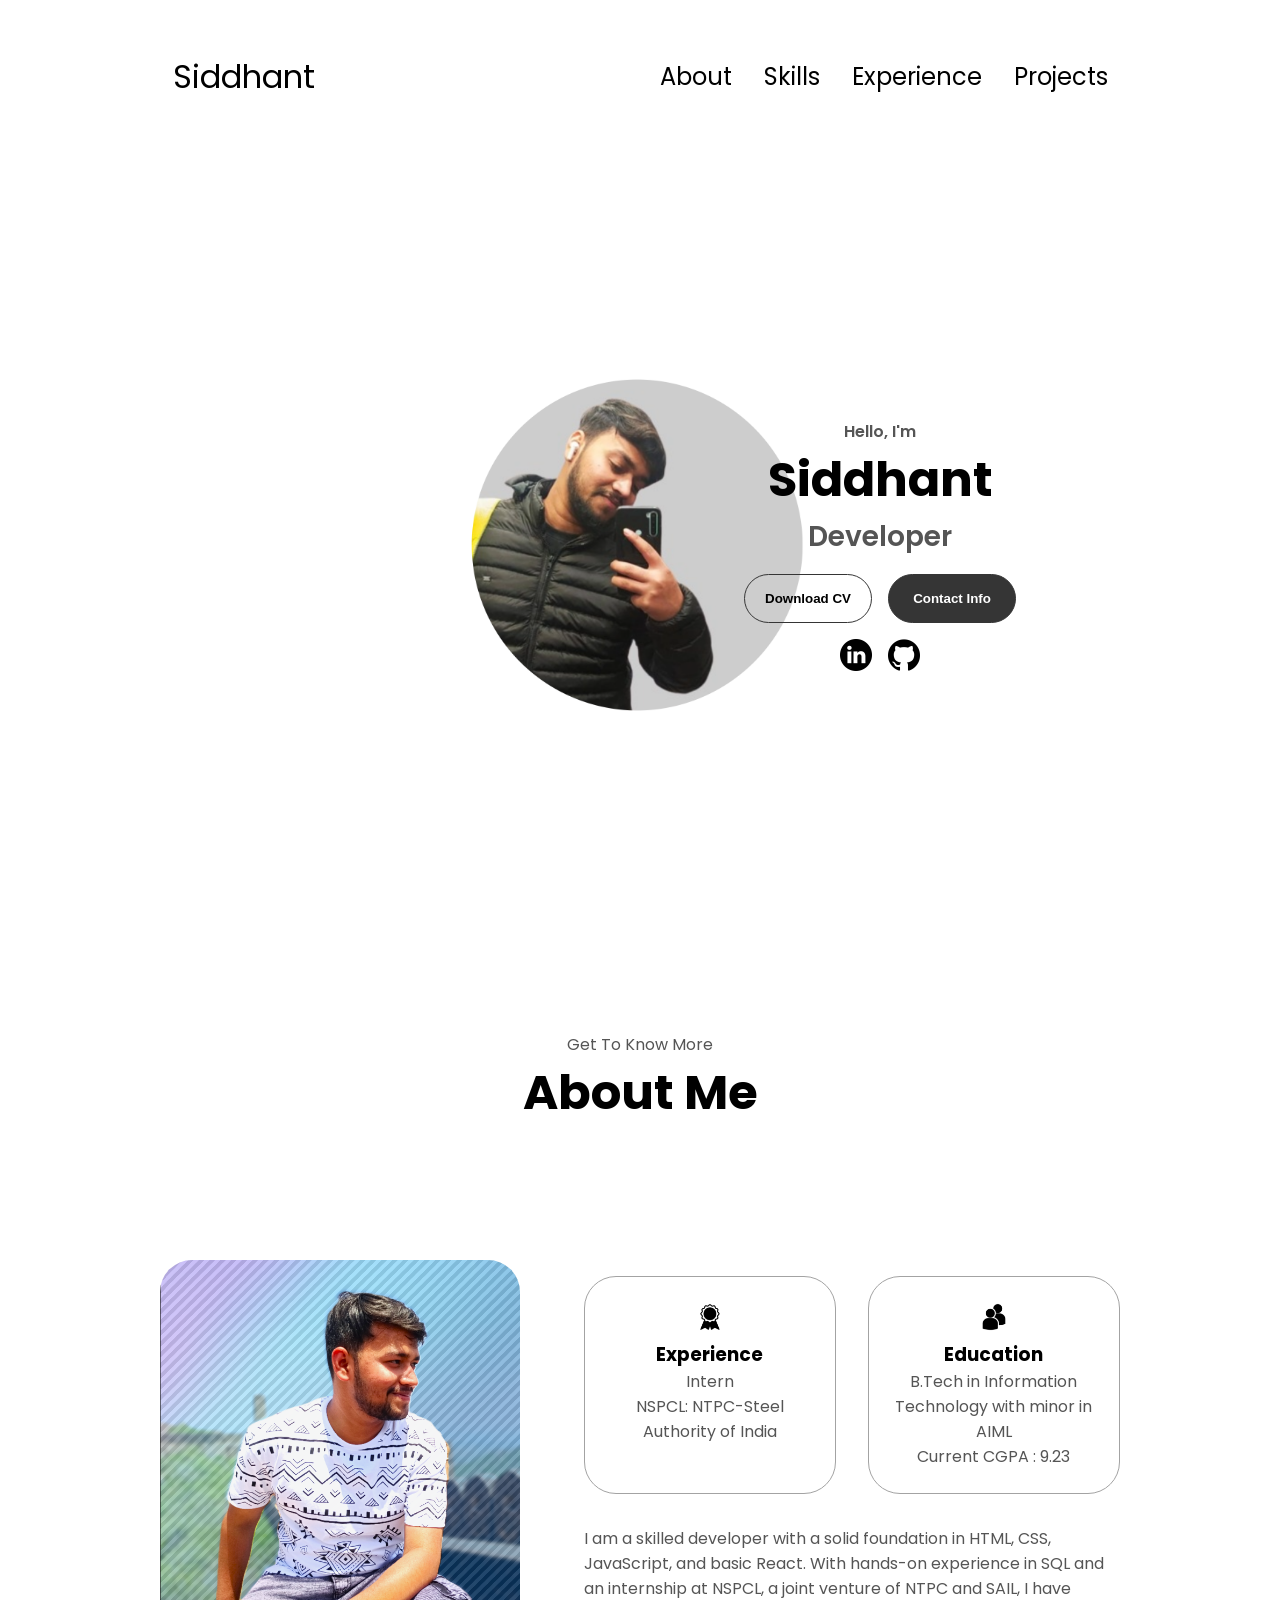
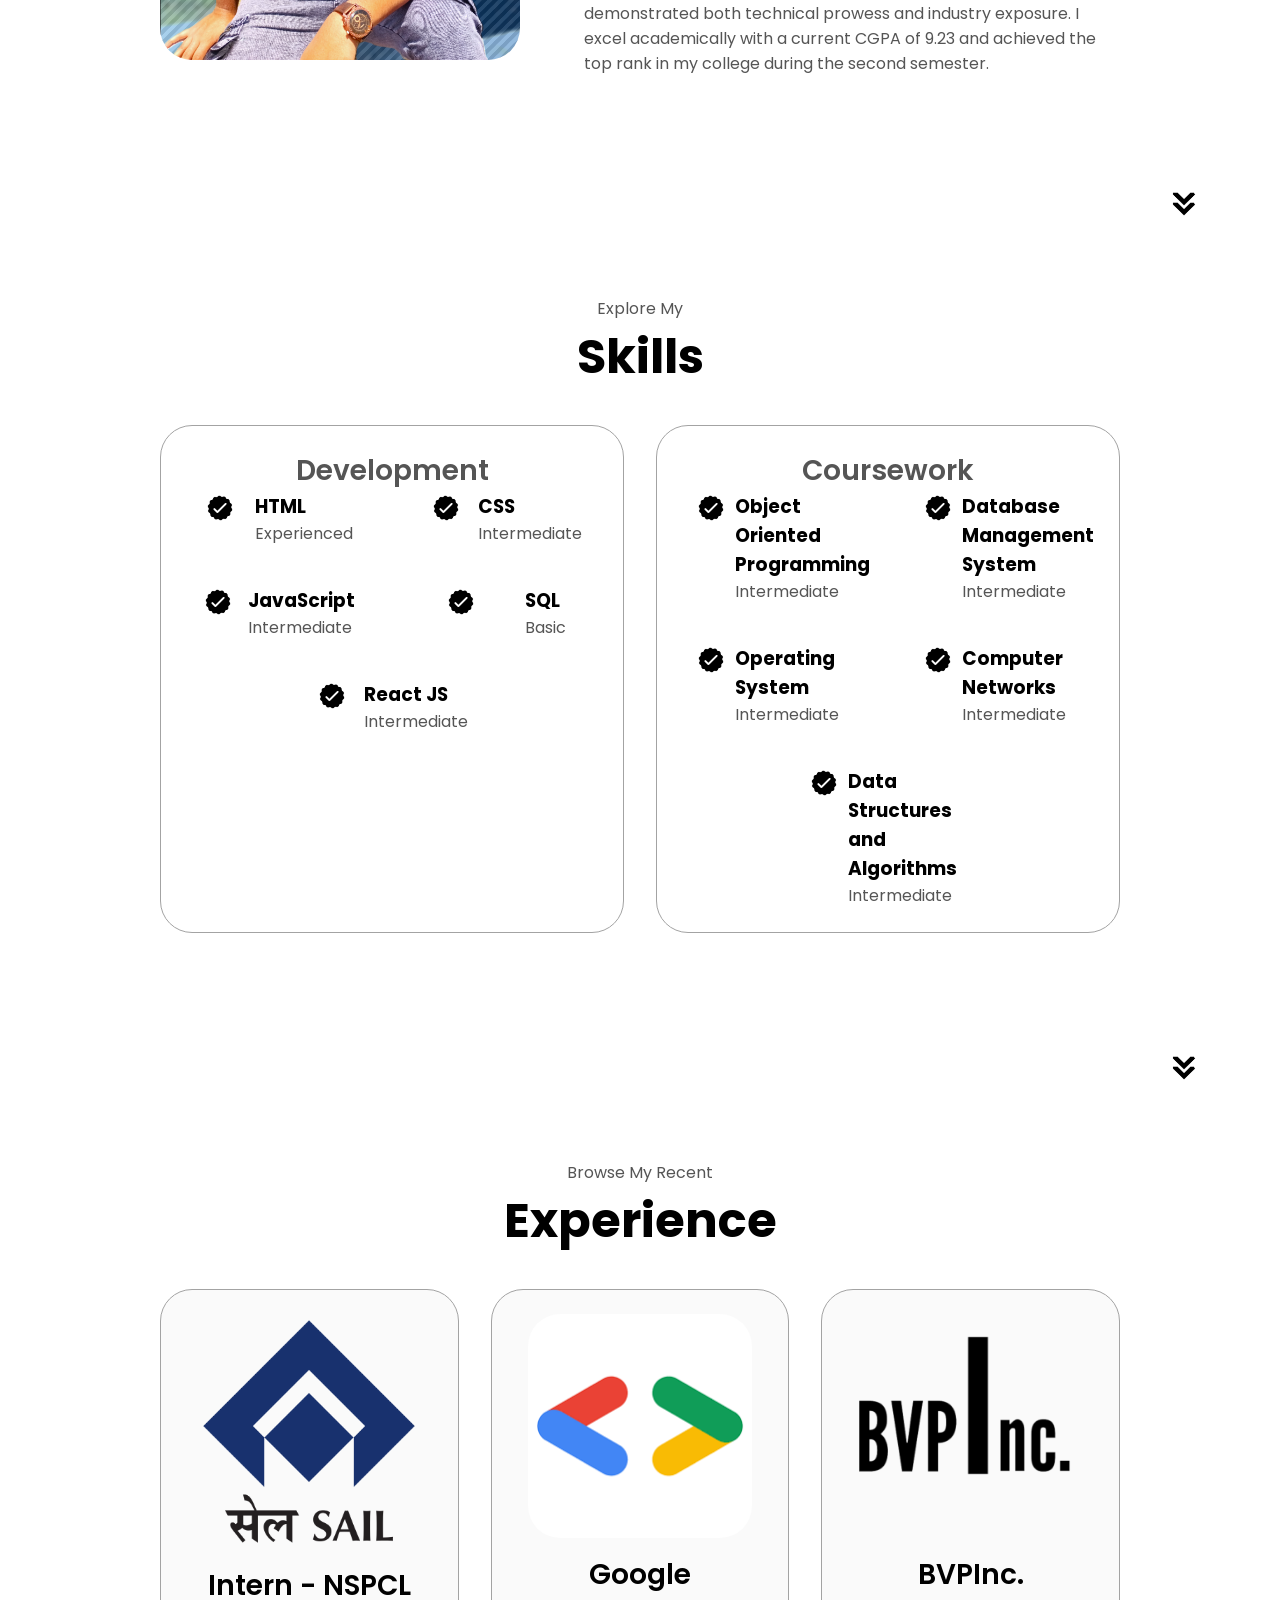
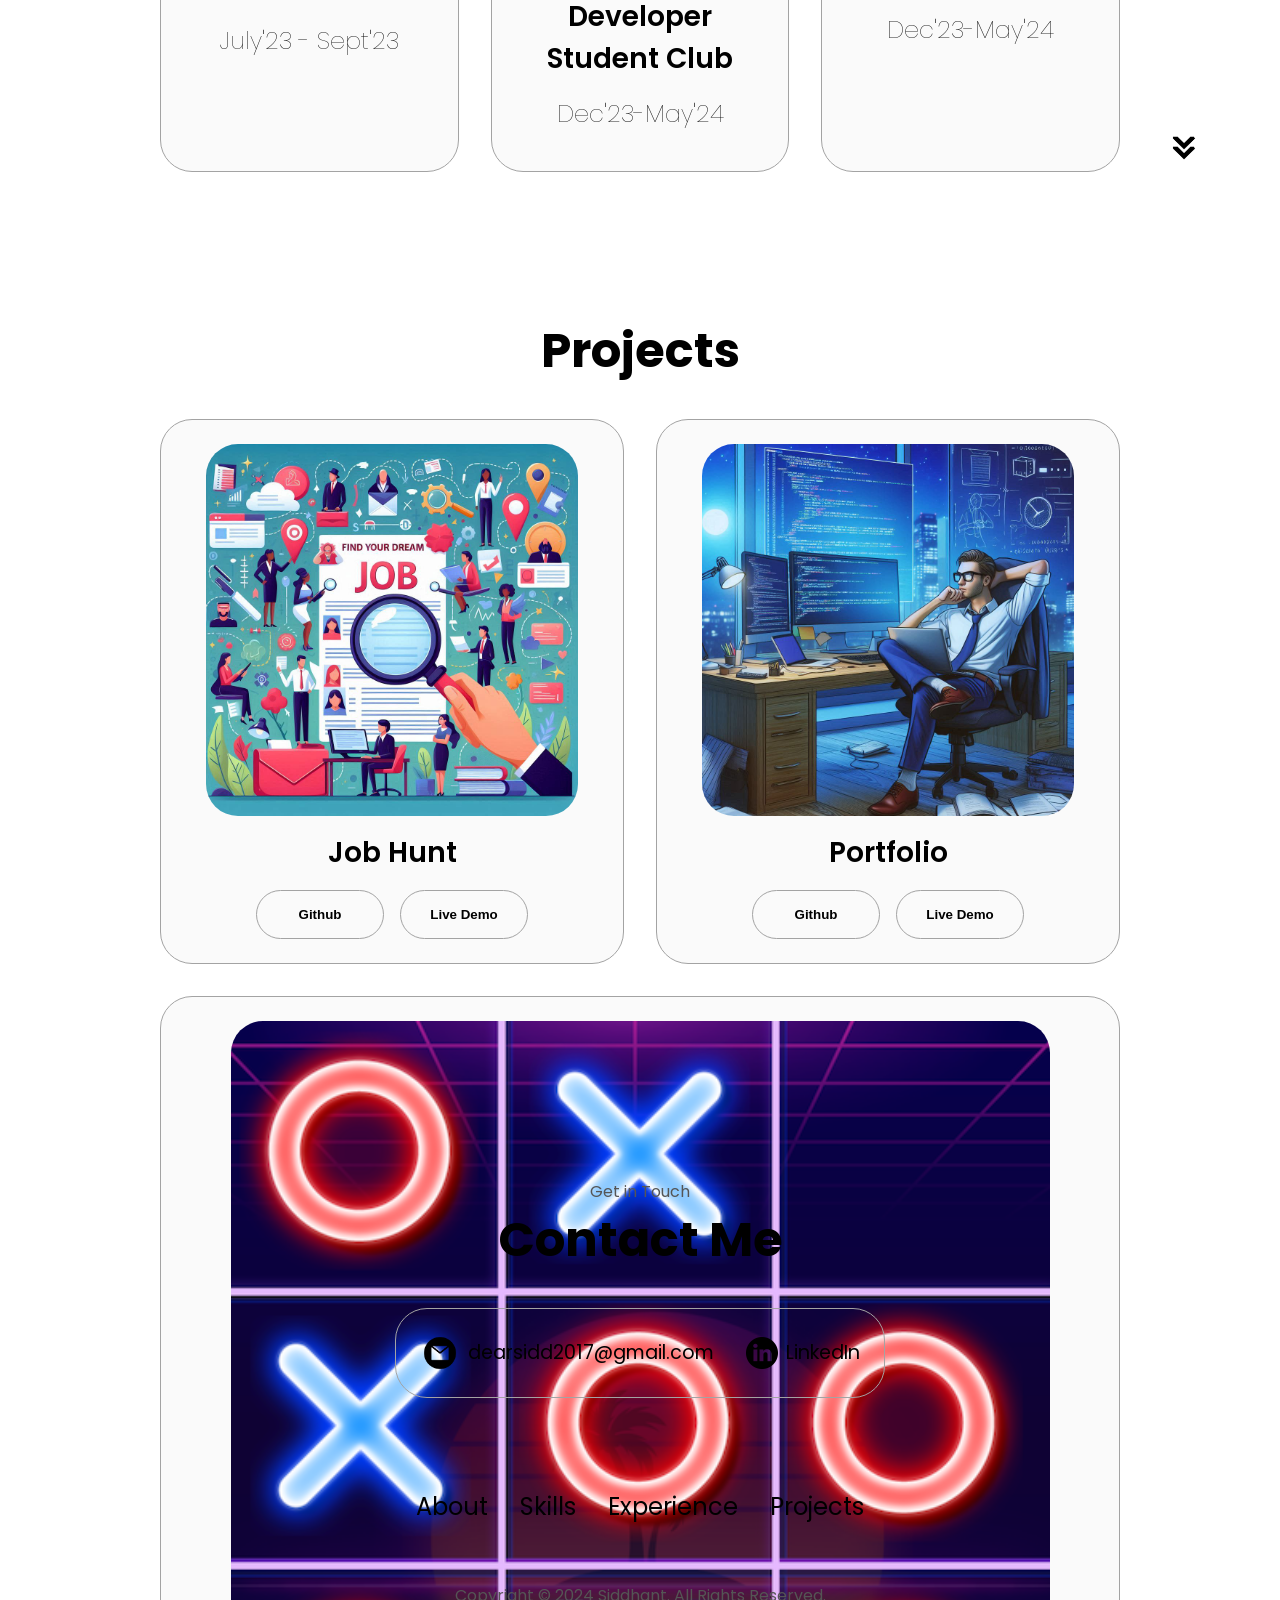
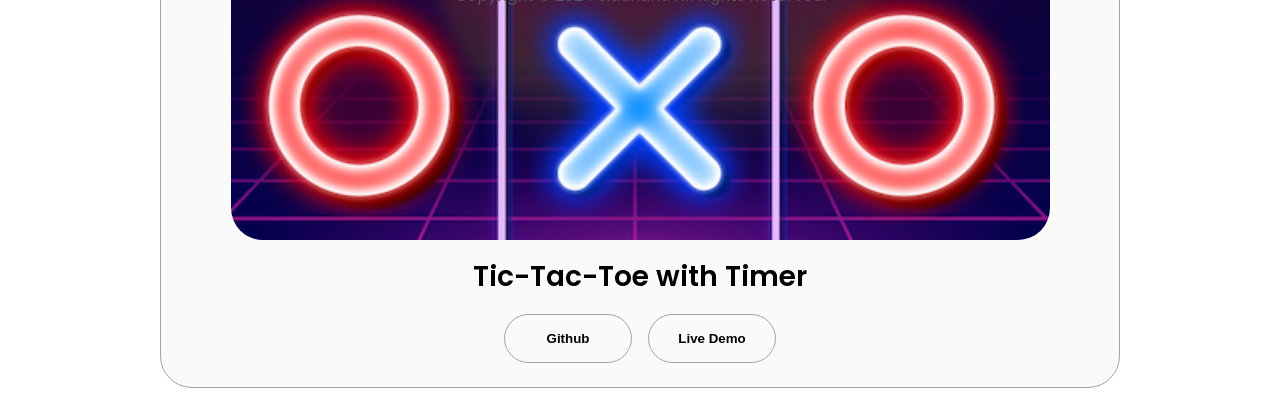
<file: index.html>
<!DOCTYPE html>
<html lang="en">
  <head>
    <meta charset="UTF-8" />
    <meta http-equiv="X-UA-Compatible" content="IE=edge" />
    <meta name="viewport" content="width=device-width, initial-scale=1.0" />
    <title>Siddhant | Portfolio</title>
    <link rel="stylesheet" href="style.css" />
    <link rel="stylesheet" href="mediaqueries.css" />
  </head>
  <body>
    <nav id="desktop-nav">
      <div class="logo">Siddhant</div>
      <div>
        <ul class="nav-links">
          <li><a href="#about">About</a></li>
          <li><a href="#experience">Skills</a></li>
          <li><a href="#projects">Experience</a></li>
          <li><a href="#projects2">Projects</a></li>
        </ul>
      </div>
    </nav>
    <nav id="hamburger-nav">
      <div class="logo">Siddhant</div>
      <div class="hamburger-menu">
        <div class="hamburger-icon" onclick="toggleMenu()">
          <span></span>
          <span></span>
          <span></span>
        </div>
        <div class="menu-links">
          <li><a href="#about" onclick="toggleMenu()">About</a></li>
          <li><a href="#experience" onclick="toggleMenu()">Skills</a></li>
          <li><a href="#projects" onclick="toggleMenu()">Experience</a></li>
          <li><a href="#projects2" onclick="toggleMenu()">Projects</a></li>
        </div>
      </div>
    </nav>
    <section id="profile">
      <div class="section__pic-container">
        <img src="./assets/my_pic_2.png" alt="Siddhant profile picture" />
      </div>
      <div class="section__text">
        <p class="section__text__p1">Hello, I'm</p>
        <h1 class="title">Siddhant</h1>
        <p class="section__text__p2">Developer</p>
        <div class="btn-container">
          <button
            class="btn btn-color-2"
            onclick="window.open('./assets/resume-example.pdf')"
          >
            Download CV
          </button>
          <button class="btn btn-color-1" onclick="location.href='./#contact'">
            Contact Info
          </button>
        </div>
        <div id="socials-container">
          <img
            src="./assets/linkedin.png"
            alt="My LinkedIn profile"
            class="icon"
            onclick="location.href='https://www.linkedin.com/in/siddhant7666/'"
          />
          <img
            src="./assets/github.png"
            alt="My Github profile"
            class="icon"
            onclick="location.href='https://github.com/siddhant7666'"
          />
        </div>
      </div>
    </section>
    <section id="about">
      <p class="section__text__p1">Get To Know More</p>
      <h1 class="title">About Me</h1>
      <div class="section-container">
        <div class="section__pic-container">
          <img
            src="./assets/sidd_pic.png"
            alt="Profile picture"
            class="about-pic"
          />
        </div>
        <div class="about-details-container">
          <div class="about-containers">
            <div class="details-container">
              <img
                src="./assets/experience.png"
                alt="Experience icon"
                class="icon"
              />
              <h3>Experience</h3>
              <p>Intern <br />NSPCL: NTPC-Steel Authority of India</p>
            </div>
            <div class="details-container">
              <img
                src="./assets/education.png"
                alt="Education icon"
                class="icon"
              />
              <h3>Education</h3>
              <p>B.Tech in Information Technology with minor in AIML<br />Current CGPA :  9.23</p>
            </div>
          </div>
          <div class="text-container">
            <p>
              I am a skilled developer with a solid foundation in HTML, CSS, JavaScript, and basic React. With hands-on experience in SQL and an internship at NSPCL, a joint venture of NTPC and SAIL, I have demonstrated both technical prowess and industry exposure. I excel academically with a current CGPA of 9.23 and achieved the top rank in my college during the second semester.
            </p>
          </div>
        </div>
      </div>
      <img
        src="./assets/arrow.png"
        alt="Arrow icon"
        class="icon arrow"
        onclick="location.href='./#experience'"
      />
    </section>
    <section id="experience">
      <p class="section__text__p1">Explore My</p>
      <h1 class="title">Skills</h1>
      <div class="experience-details-container">
        <div class="about-containers">
          <div class="details-container">
            <h2 class="experience-sub-title">Development</h2>
            <div class="article-container">
              <article>
                <img
                  src="./assets/checkmark.png"
                  alt="Experience icon"
                  class="icon"
                />
                <div>
                  <h3>HTML</h3>
                  <p>Experienced</p>
                </div>
              </article>
              <article>
                <img
                  src="./assets/checkmark.png"
                  alt="Experience icon"
                  class="icon"
                />
                <div>
                  <h3>CSS</h3>
                  <p>Intermediate</p>
                </div>
              </article>
              
              <article>
                <img
                  src="./assets/checkmark.png"
                  alt="Experience icon"
                  class="icon"
                />
                <div>
                  <h3>JavaScript</h3>
                  <p>Intermediate</p>
                </div>
              </article>
              <article>
                <img
                  src="./assets/checkmark.png"
                  alt="Experience icon"
                  class="icon"
                />
                <div>
                  <h3>SQL</h3>
                  <p>Basic</p>
                </div>
              </article>
              <article>
                <img
                  src="./assets/checkmark.png"
                  alt="Experience icon"
                  class="icon"
                />
                <div>
                  <h3>React JS</h3>
                  <p>Intermediate</p>
                </div>
              </article>
            </div>
          </div>
          <div class="details-container">
            <h2 class="experience-sub-title">Coursework</h2>
            <div class="article-container">
              <article>
                <img
                  src="./assets/checkmark.png"
                  alt="Experience icon"
                  class="icon"
                />
                <div>
                  <h3>Object Oriented Programming</h3>
                  <p>Intermediate</p>
                </div>
              </article>
              <article>
                <img
                  src="./assets/checkmark.png"
                  alt="Experience icon"
                  class="icon"
                />
                <div>
                  <h3>Database Management System</h3>
                  <p>Intermediate</p>
                </div>
              </article>
              <article>
                <img
                  src="./assets/checkmark.png"
                  alt="Experience icon"
                  class="icon"
                />
                <div>
                  <h3>Operating System</h3>
                  <p>Intermediate</p>
                </div>
              </article>
              <article>
                <img
                  src="./assets/checkmark.png"
                  alt="Experience icon"
                  class="icon"
                />
                <div>
                  <h3>Computer Networks</h3>
                  <p>Intermediate</p>
                </div>
              </article>
              <article>
                <img
                  src="./assets/checkmark.png"
                  alt="Experience icon"
                  class="icon"
                />
                <div>
                  <h3>Data Structures and Algorithms</h3>
                  <p>Intermediate</p>
                </div>
              </article>
              
            </div>
          </div>
          
        </div>
      </div>
      <img
        src="./assets/arrow.png"
        alt="Arrow icon"
        class="icon arrow"
        onclick="location.href='./#projects'"
      />
    </section>
    <section id="projects">
      <p class="section__text__p1">Browse My Recent</p>
      <h1 class="title">Experience</h1>
      <div class="experience-details-container">
        <div class="about-containers">
          <div class="details-container color-container">
            <div class="article-container">
              <img
                src="./assets/sail.png"
                alt="Project 1"
                class="project-img"
              />
            </div>
            <h2 class="experience-sub-title project-title">Intern - NSPCL</h2>
            <h4 class="experience-sub-title-new project-title">July'23 - Sept'23</h4>
            <div class="btn-container">
              
            </div>
          </div>
          <div class="details-container color-container">
            <div class="article-container">
              <img
                src="./assets/images.png"
                alt="Project 2"
                class="project-img"
              />
            </div>
            <h2 class="experience-sub-title project-title">Google Developer Student Club</h2>
            <h2 class="experience-sub-title-new project-title">Dec'23-May'24</h2>
            <div class="btn-container">
              
            </div>
          </div>
          <div class="details-container color-container">
            <div class="article-container">
              <img
                src="./assets/Bvp.png"
                alt="Project 3"
                class="project-img"
              />
            </div>
            <h2 class="experience-sub-title project-title">BVPInc.</h2>
            <h2 class="experience-sub-title-new project-title">Dec'23-May'24</h2>

            <div class="btn-container">
              
            </div>
          </div>
        </div>
      </div>
      <img
        src="./assets/arrow.png"
        alt="Arrow icon"
        class="icon arrow"
        onclick="location.href='./#contact'"
      />
    </section>


    <br>
    <br><br>



    <section id="projects2">
      <p class="section__text__p1"></p>
      <h1 class="title">Projects</h1>
      <div class="experience-details-container">
        <div class="about-containers">
          <div class="details-container color-container">
            <div class="article-container">
              <img
                src="./assets/job-hunt-3.jpeg"
                alt="Project 1"
                class="project-img"
              />
            </div>
            <h2 class="experience-sub-title project-title">Job Hunt</h2>
            <div class="btn-container">
              <button
                class="btn btn-color-2 project-btn"
                onclick="location.href='https://github.com/siddhant7666/JobHunt'"
              >
                Github
              </button>
              <button
                class="btn btn-color-2 project-btn"
                onclick="location.href='https://siddhant7666.github.io/JobHunt/'"
              >
                Live Demo
              </button>
            </div>
          </div>
          <div class="details-container color-container">
            <div class="article-container">
              <img
                src="./assets/portfolio-project.jpeg"
                alt="Project 2"
                class="project-img"
              />
            </div>
            <h2 class="experience-sub-title project-title">Portfolio</h2>
            <div class="btn-container">
              <button
                class="btn btn-color-2 project-btn"
                onclick="location.href='https://github.com/siddhant7666/Portfolio'"
              >
                Github
              </button>
              <button
                class="btn btn-color-2 project-btn"
                onclick="location.href='https://siddhant7666.github.io/Portfolio/'"
              >
                Live Demo
              </button>
            </div>
          </div>
          <div class="details-container color-container">
            <div class="article-container">
              <img
                src="./assets/tic_tac_toe.png"
                alt="Project 3"
                class="project-img"
              />
            </div>
            <h2 class="experience-sub-title project-title">Tic-Tac-Toe with Timer</h2>
            <div class="btn-container">
              <button
                class="btn btn-color-2 project-btn"
                onclick="location.href='https://github.com/siddhant7666/Tic-tac-toe-in-javascript-main'"
              >
                Github
              </button>
              <button
                class="btn btn-color-2 project-btn"
                onclick="location.href='https://siddhant7666.github.io/Tic-tac-toe-in-javascript-main/'"
              >
                Live Demo
              </button>
            </div>
          </div>
        </div>
      </div>
      <img
        src="./assets/arrow.png"
        alt="Arrow icon"
        class="icon arrow"
        onclick="location.href='./#contact'"
      />
    </section>


    <section id="contact">
      <p class="section__text__p1">Get in Touch</p>
      <h1 class="title">Contact Me</h1>
      <div class="contact-info-upper-container">
        <div class="contact-info-container">
          <img
            src="./assets/email.png"
            alt="Email icon"
            class="icon contact-icon email-icon"
          />
          <p><a href="mailto:dearsidd2017@gmail.com">dearsidd2017@gmail.com</a></p>
        </div>
        <div class="contact-info-container">
          <img
            src="./assets/linkedin.png"
            alt="LinkedIn icon"
            class="icon contact-icon"
          />
          <p><a href="https://www.linkedin.com/in/siddhant7666/">LinkedIn</a></p>
        </div>
      </div>
    </section>
    <footer>
      <nav>
        <div class="nav-links-container">
          <ul class="nav-links">
            <li><a href="#about">About</a></li>
            <li><a href="#experience">Skills</a></li>
            <li><a href="#projects">Experience</a></li>
            <li><a href="#projects2">Projects</a></li>
          </ul>
        </div>
      </nav>
      <p>Copyright &#169; 2024 Siddhant. All Rights Reserved.</p>
    </footer>
    <script src="script.js"></script>
  </body>
</html>
</file>
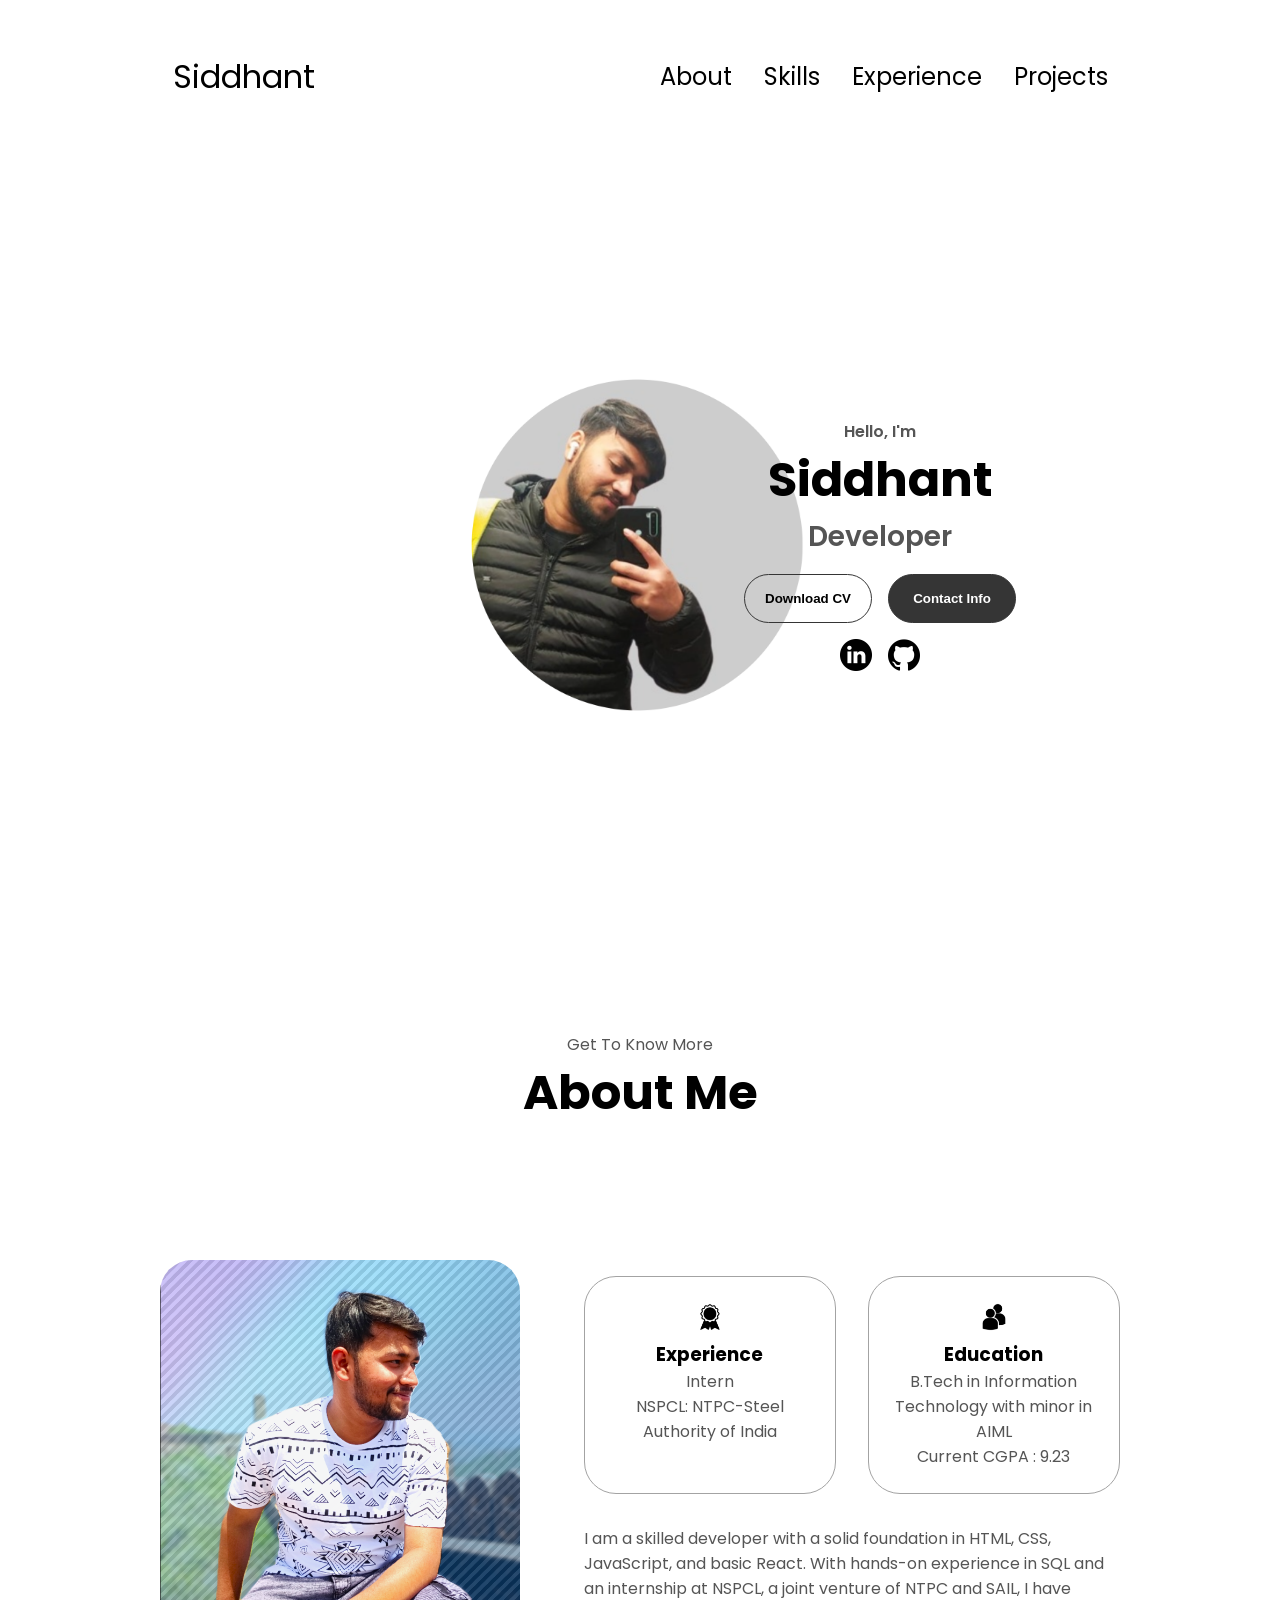
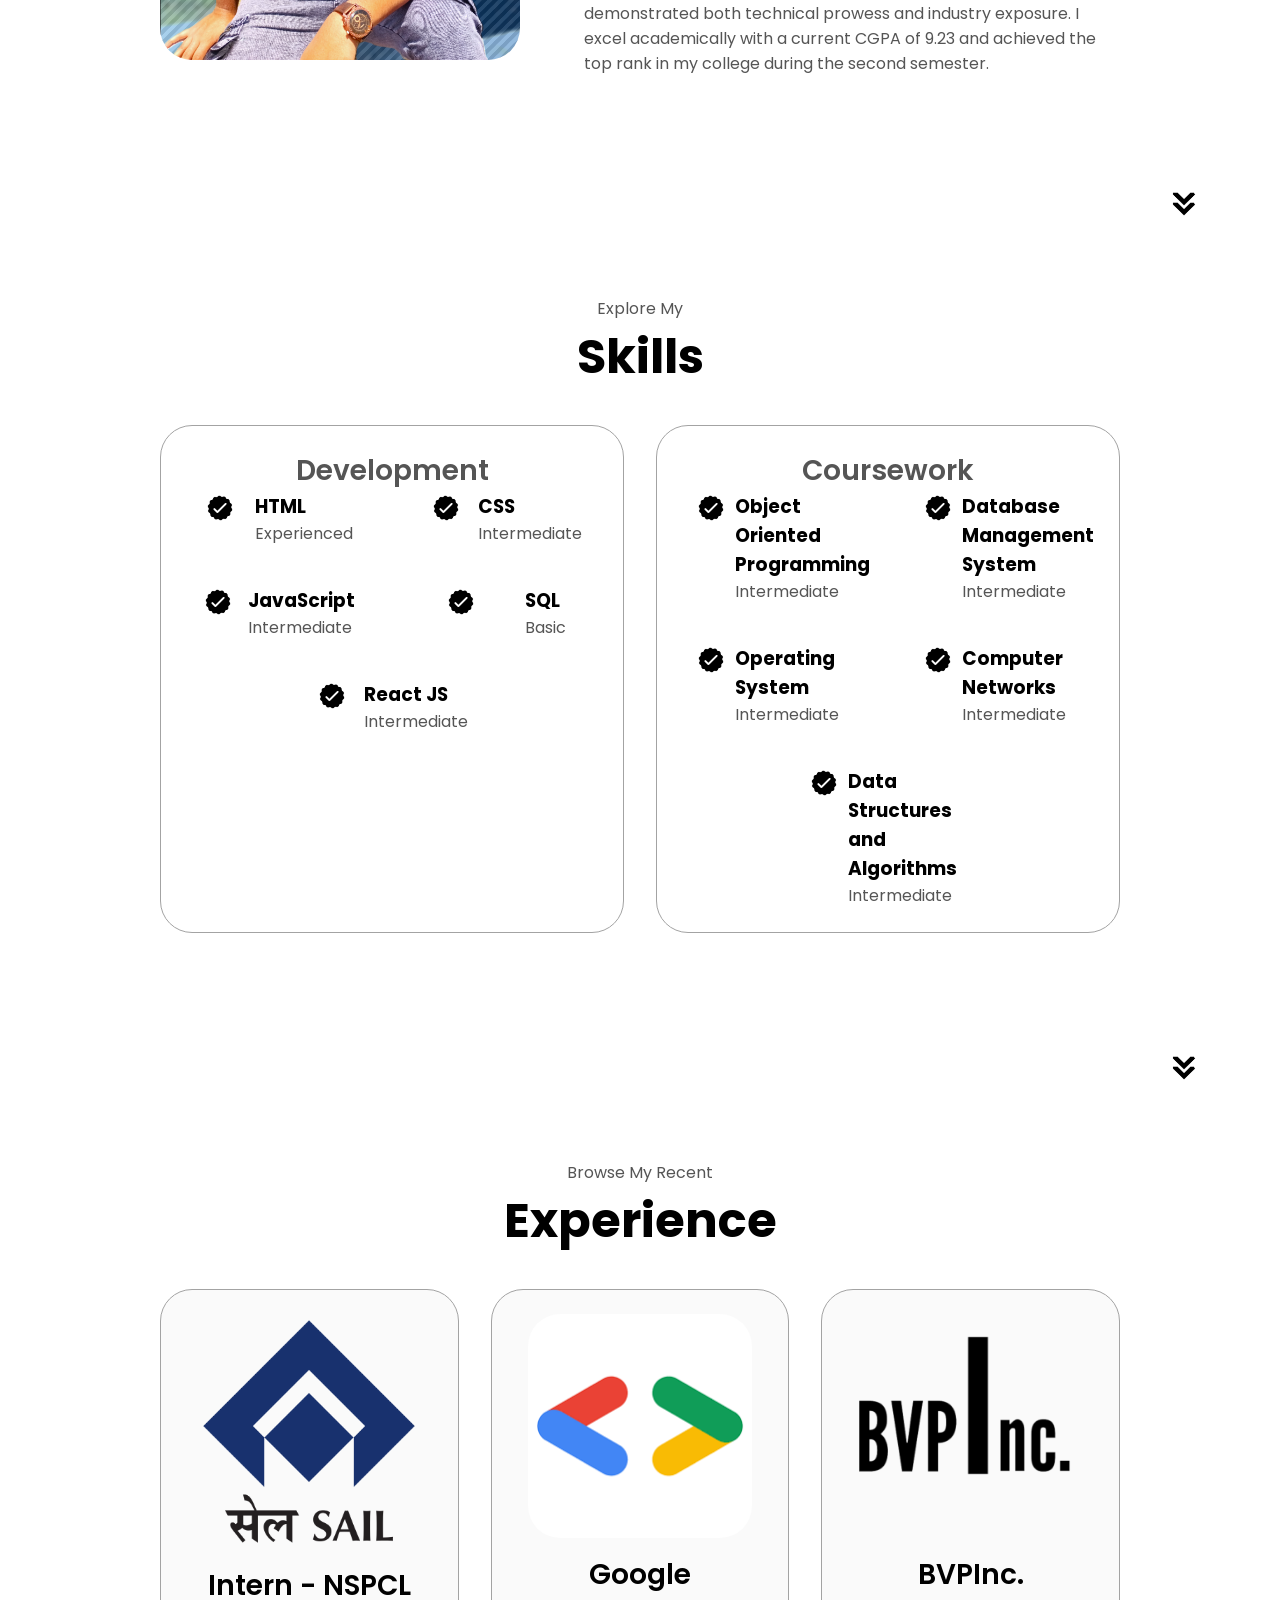
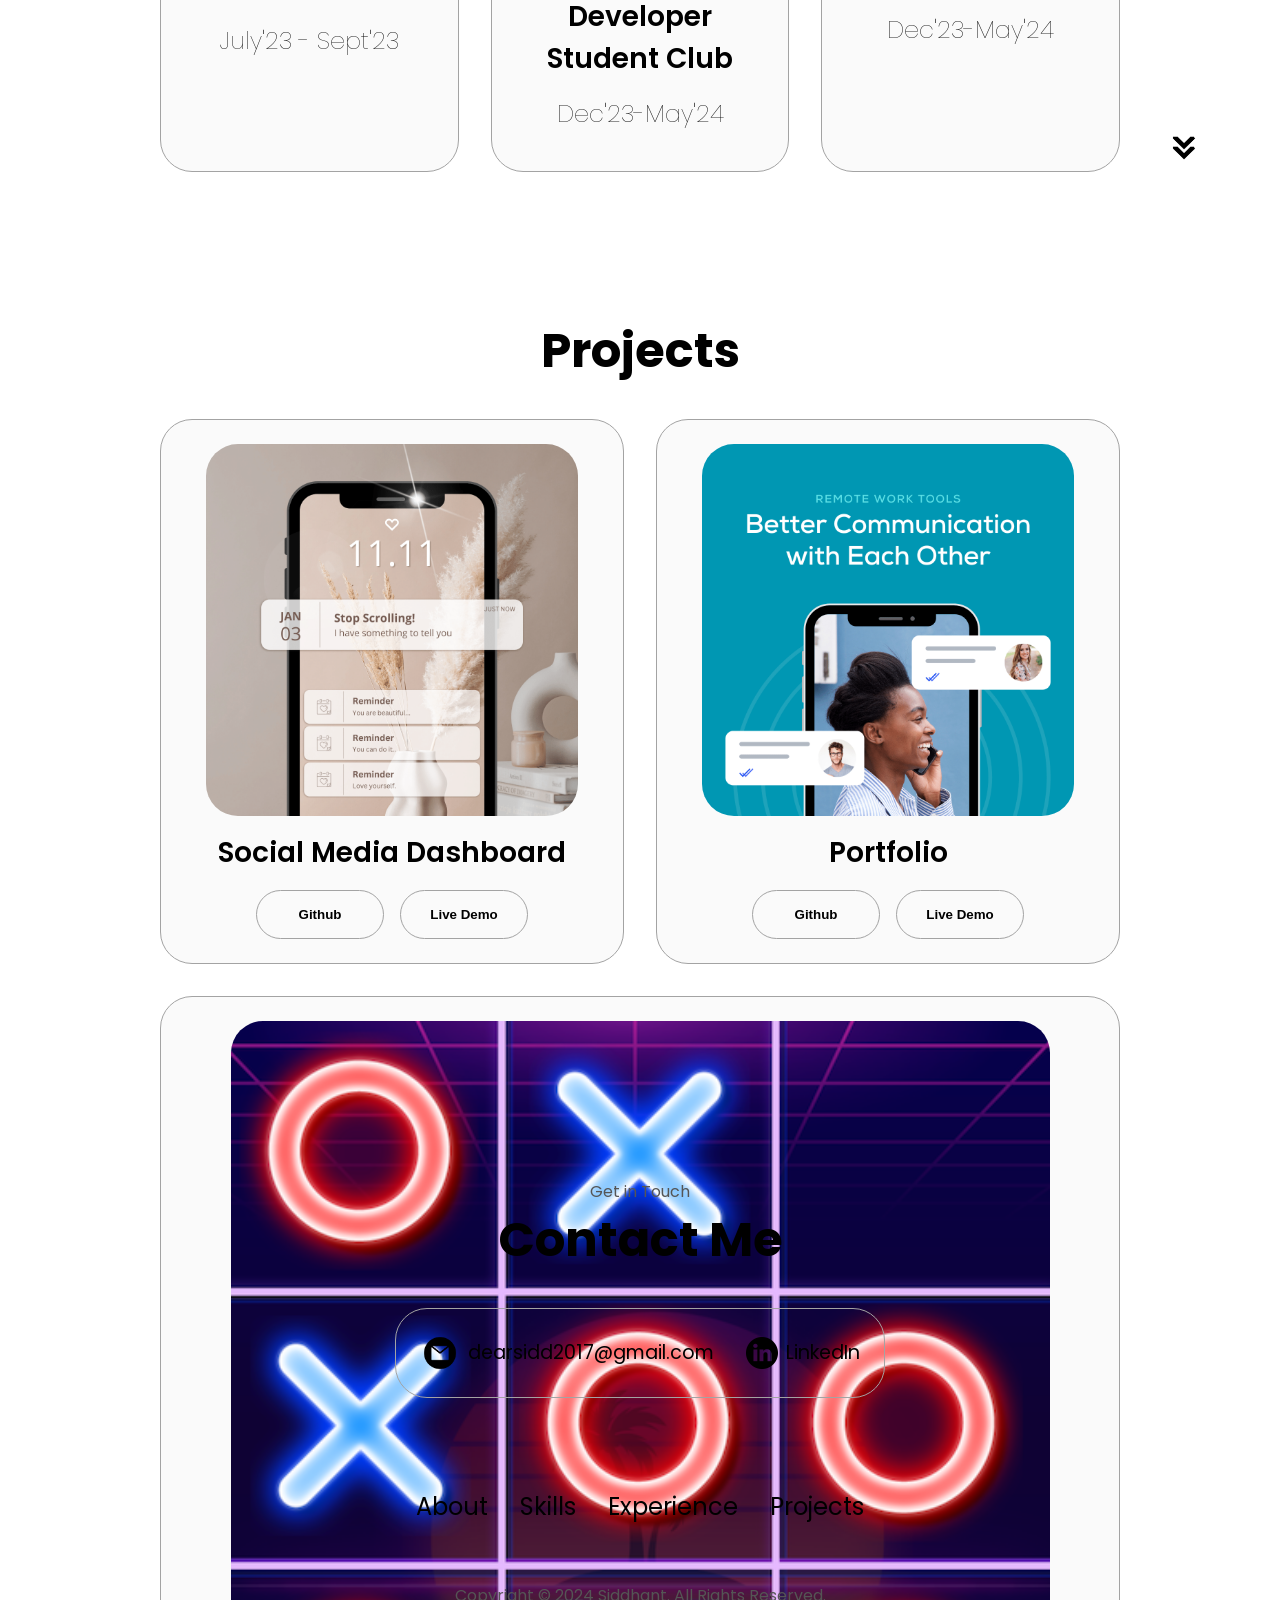
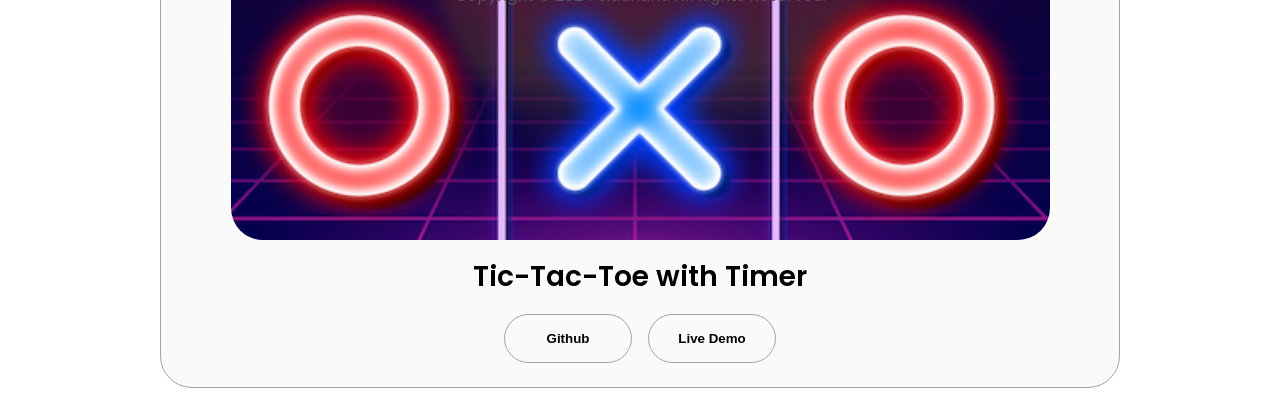
<file: html-css-js-portfolio-tutorial-2-main/index.html>
<!DOCTYPE html>
<html lang="en">
  <head>
    <meta charset="UTF-8" />
    <meta http-equiv="X-UA-Compatible" content="IE=edge" />
    <meta name="viewport" content="width=device-width, initial-scale=1.0" />
    <title>Siddhant | Portfolio</title>
    <link rel="stylesheet" href="style.css" />
    <link rel="stylesheet" href="mediaqueries.css" />
  </head>
  <body>
    <nav id="desktop-nav">
      <div class="logo">Siddhant</div>
      <div>
        <ul class="nav-links">
          <li><a href="#about">About</a></li>
          <li><a href="#experience">Skills</a></li>
          <li><a href="#projects">Experience</a></li>
          <li><a href="#projects2">Projects</a></li>
        </ul>
      </div>
    </nav>
    <nav id="hamburger-nav">
      <div class="logo">Siddhant</div>
      <div class="hamburger-menu">
        <div class="hamburger-icon" onclick="toggleMenu()">
          <span></span>
          <span></span>
          <span></span>
        </div>
        <div class="menu-links">
          <li><a href="#about" onclick="toggleMenu()">About</a></li>
          <li><a href="#experience" onclick="toggleMenu()">Skills</a></li>
          <li><a href="#projects" onclick="toggleMenu()">Experience</a></li>
          <li><a href="#projects2" onclick="toggleMenu()">Projects</a></li>
        </div>
      </div>
    </nav>
    <section id="profile">
      <div class="section__pic-container">
        <img src="./assets/my_pic_2.png" alt="Siddhant profile picture" />
      </div>
      <div class="section__text">
        <p class="section__text__p1">Hello, I'm</p>
        <h1 class="title">Siddhant</h1>
        <p class="section__text__p2">Developer</p>
        <div class="btn-container">
          <button
            class="btn btn-color-2"
            onclick="window.open('./assets/resume-example.pdf')"
          >
            Download CV
          </button>
          <button class="btn btn-color-1" onclick="location.href='./#contact'">
            Contact Info
          </button>
        </div>
        <div id="socials-container">
          <img
            src="./assets/linkedin.png"
            alt="My LinkedIn profile"
            class="icon"
            onclick="location.href='https://www.linkedin.com/in/siddhant7666/'"
          />
          <img
            src="./assets/github.png"
            alt="My Github profile"
            class="icon"
            onclick="location.href='https://github.com/siddhant7666'"
          />
        </div>
      </div>
    </section>
    <section id="about">
      <p class="section__text__p1">Get To Know More</p>
      <h1 class="title">About Me</h1>
      <div class="section-container">
        <div class="section__pic-container">
          <img
            src="./assets/sidd_pic.png"
            alt="Profile picture"
            class="about-pic"
          />
        </div>
        <div class="about-details-container">
          <div class="about-containers">
            <div class="details-container">
              <img
                src="./assets/experience.png"
                alt="Experience icon"
                class="icon"
              />
              <h3>Experience</h3>
              <p>Intern <br />NSPCL: NTPC-Steel Authority of India</p>
            </div>
            <div class="details-container">
              <img
                src="./assets/education.png"
                alt="Education icon"
                class="icon"
              />
              <h3>Education</h3>
              <p>B.Tech in Information Technology with minor in AIML<br />Current CGPA :  9.23</p>
            </div>
          </div>
          <div class="text-container">
            <p>
              I am a skilled developer with a solid foundation in HTML, CSS, JavaScript, and basic React. With hands-on experience in SQL and an internship at NSPCL, a joint venture of NTPC and SAIL, I have demonstrated both technical prowess and industry exposure. I excel academically with a current CGPA of 9.23 and achieved the top rank in my college during the second semester.
            </p>
          </div>
        </div>
      </div>
      <img
        src="./assets/arrow.png"
        alt="Arrow icon"
        class="icon arrow"
        onclick="location.href='./#experience'"
      />
    </section>
    <section id="experience">
      <p class="section__text__p1">Explore My</p>
      <h1 class="title">Skills</h1>
      <div class="experience-details-container">
        <div class="about-containers">
          <div class="details-container">
            <h2 class="experience-sub-title">Development</h2>
            <div class="article-container">
              <article>
                <img
                  src="./assets/checkmark.png"
                  alt="Experience icon"
                  class="icon"
                />
                <div>
                  <h3>HTML</h3>
                  <p>Experienced</p>
                </div>
              </article>
              <article>
                <img
                  src="./assets/checkmark.png"
                  alt="Experience icon"
                  class="icon"
                />
                <div>
                  <h3>CSS</h3>
                  <p>Intermediate</p>
                </div>
              </article>
              
              <article>
                <img
                  src="./assets/checkmark.png"
                  alt="Experience icon"
                  class="icon"
                />
                <div>
                  <h3>JavaScript</h3>
                  <p>Intermediate</p>
                </div>
              </article>
              <article>
                <img
                  src="./assets/checkmark.png"
                  alt="Experience icon"
                  class="icon"
                />
                <div>
                  <h3>SQL</h3>
                  <p>Basic</p>
                </div>
              </article>
              <article>
                <img
                  src="./assets/checkmark.png"
                  alt="Experience icon"
                  class="icon"
                />
                <div>
                  <h3>React JS</h3>
                  <p>Intermediate</p>
                </div>
              </article>
            </div>
          </div>
          <div class="details-container">
            <h2 class="experience-sub-title">Coursework</h2>
            <div class="article-container">
              <article>
                <img
                  src="./assets/checkmark.png"
                  alt="Experience icon"
                  class="icon"
                />
                <div>
                  <h3>Object Oriented Programming</h3>
                  <p>Intermediate</p>
                </div>
              </article>
              <article>
                <img
                  src="./assets/checkmark.png"
                  alt="Experience icon"
                  class="icon"
                />
                <div>
                  <h3>Database Management System</h3>
                  <p>Intermediate</p>
                </div>
              </article>
              <article>
                <img
                  src="./assets/checkmark.png"
                  alt="Experience icon"
                  class="icon"
                />
                <div>
                  <h3>Operating System</h3>
                  <p>Intermediate</p>
                </div>
              </article>
              <article>
                <img
                  src="./assets/checkmark.png"
                  alt="Experience icon"
                  class="icon"
                />
                <div>
                  <h3>Computer Networks</h3>
                  <p>Intermediate</p>
                </div>
              </article>
              <article>
                <img
                  src="./assets/checkmark.png"
                  alt="Experience icon"
                  class="icon"
                />
                <div>
                  <h3>Data Structures and Algorithms</h3>
                  <p>Intermediate</p>
                </div>
              </article>
              
            </div>
          </div>
          
        </div>
      </div>
      <img
        src="./assets/arrow.png"
        alt="Arrow icon"
        class="icon arrow"
        onclick="location.href='./#projects'"
      />
    </section>
    <section id="projects">
      <p class="section__text__p1">Browse My Recent</p>
      <h1 class="title">Experience</h1>
      <div class="experience-details-container">
        <div class="about-containers">
          <div class="details-container color-container">
            <div class="article-container">
              <img
                src="./assets/sail.png"
                alt="Project 1"
                class="project-img"
              />
            </div>
            <h2 class="experience-sub-title project-title">Intern - NSPCL</h2>
            <h4 class="experience-sub-title-new project-title">July'23 - Sept'23</h4>
            <div class="btn-container">
              
            </div>
          </div>
          <div class="details-container color-container">
            <div class="article-container">
              <img
                src="./assets/images.png"
                alt="Project 2"
                class="project-img"
              />
            </div>
            <h2 class="experience-sub-title project-title">Google Developer Student Club</h2>
            <h2 class="experience-sub-title-new project-title">Dec'23-May'24</h2>
            <div class="btn-container">
              
            </div>
          </div>
          <div class="details-container color-container">
            <div class="article-container">
              <img
                src="./assets/Bvp.png"
                alt="Project 3"
                class="project-img"
              />
            </div>
            <h2 class="experience-sub-title project-title">BVPInc.</h2>
            <h2 class="experience-sub-title-new project-title">Dec'23-May'24</h2>

            <div class="btn-container">
              
            </div>
          </div>
        </div>
      </div>
      <img
        src="./assets/arrow.png"
        alt="Arrow icon"
        class="icon arrow"
        onclick="location.href='./#contact'"
      />
    </section>


    <br>
    <br><br>



    <section id="projects2">
      <p class="section__text__p1"></p>
      <h1 class="title">Projects</h1>
      <div class="experience-details-container">
        <div class="about-containers">
          <div class="details-container color-container">
            <div class="article-container">
              <img
                src="./assets/project-2.png"
                alt="Project 1"
                class="project-img"
              />
            </div>
            <h2 class="experience-sub-title project-title">Social Media Dashboard</h2>
            <div class="btn-container">
              <button
                class="btn btn-color-2 project-btn"
                onclick="location.href='https://github.com/'"
              >
                Github
              </button>
              <button
                class="btn btn-color-2 project-btn"
                onclick="location.href='https://github.com/'"
              >
                Live Demo
              </button>
            </div>
          </div>
          <div class="details-container color-container">
            <div class="article-container">
              <img
                src="./assets/project-1.png"
                alt="Project 2"
                class="project-img"
              />
            </div>
            <h2 class="experience-sub-title project-title">Portfolio</h2>
            <div class="btn-container">
              <button
                class="btn btn-color-2 project-btn"
                onclick="location.href='https://github.com/'"
              >
                Github
              </button>
              <button
                class="btn btn-color-2 project-btn"
                onclick="location.href='https://github.com/'"
              >
                Live Demo
              </button>
            </div>
          </div>
          <div class="details-container color-container">
            <div class="article-container">
              <img
                src="./assets/tic_tac_toe.png"
                alt="Project 3"
                class="project-img"
              />
            </div>
            <h2 class="experience-sub-title project-title">Tic-Tac-Toe with Timer</h2>
            <div class="btn-container">
              <button
                class="btn btn-color-2 project-btn"
                onclick="location.href='https://github.com/'"
              >
                Github
              </button>
              <button
                class="btn btn-color-2 project-btn"
                onclick="location.href='https://github.com/'"
              >
                Live Demo
              </button>
            </div>
          </div>
        </div>
      </div>
      <img
        src="./assets/arrow.png"
        alt="Arrow icon"
        class="icon arrow"
        onclick="location.href='./#contact'"
      />
    </section>


    <section id="contact">
      <p class="section__text__p1">Get in Touch</p>
      <h1 class="title">Contact Me</h1>
      <div class="contact-info-upper-container">
        <div class="contact-info-container">
          <img
            src="./assets/email.png"
            alt="Email icon"
            class="icon contact-icon email-icon"
          />
          <p><a href="mailto:dearsidd2017@gmail.com">dearsidd2017@gmail.com</a></p>
        </div>
        <div class="contact-info-container">
          <img
            src="./assets/linkedin.png"
            alt="LinkedIn icon"
            class="icon contact-icon"
          />
          <p><a href="https://www.linkedin.com/in/siddhant7666/">LinkedIn</a></p>
        </div>
      </div>
    </section>
    <footer>
      <nav>
        <div class="nav-links-container">
          <ul class="nav-links">
            <li><a href="#about">About</a></li>
            <li><a href="#experience">Skills</a></li>
            <li><a href="#projects">Experience</a></li>
            <li><a href="#projects2">Projects</a></li>
          </ul>
        </div>
      </nav>
      <p>Copyright &#169; 2024 Siddhant. All Rights Reserved.</p>
    </footer>
    <script src="script.js"></script>
  </body>
</html>
</file>
<file: style.css>
/* GENERAL */

@import url("https://fonts.googleapis.com/css2?family=Poppins:wght@300;400;500;600&display=swap");

* {
  margin: 0;
  padding: 0;
}

body {
  font-family: "Poppins", sans-serif;
}

html {
  scroll-behavior: smooth;
}

p {
  color: rgb(85, 85, 85);
}

/* TRANSITION */

a,
.btn {
  transition: all 300ms ease;
}

/* DESKTOP NAV */

nav,
.nav-links {
  display: flex;
}

nav {
  justify-content: space-around;
  align-items: center;
  height: 17vh;
}

.nav-links {
  gap: 2rem;
  list-style: none;
  font-size: 1.5rem;
}

a {
  color: black;
  text-decoration: none;
  text-decoration-color: white;
}

a:hover {
  color: grey;
  text-decoration: underline;
  text-underline-offset: 1rem;
  text-decoration-color: rgb(181, 181, 181);
}

.logo {
  font-size: 2rem;
}

.logo:hover {
  cursor: default;
}

/* HAMBURGER MENU */

#hamburger-nav {
  display: none;
}

.hamburger-menu {
  position: relative;
  display: inline-block;
}

.hamburger-icon {
  display: flex;
  flex-direction: column;
  justify-content: space-between;
  height: 24px;
  width: 30px;
  cursor: pointer;
}

.hamburger-icon span {
  width: 100%;
  height: 2px;
  background-color: black;
  transition: all 0.3 ease-in-out;
}

.menu-links {
  position: absolute;
  top: 100%;
  right: 0;
  background-color: white;
  width: fit-content;
  max-height: 0;
  overflow: hidden;
  transition: all 0.3 ease-in-out;
}

.menu-links a {
  display: block;
  padding: 10px;
  text-align: center;
  font-size: 1.5rem;
  color: black;
  text-decoration: none;
  transition: all 0.3 ease-in-out;
}

.menu-links li {
  list-style: none;
}

.menu-links.open {
  max-height: 300px;
}

.hamburger-icon.open span:first-child {
  transform: rotate(45deg) translate(10px, 5px);
}

.hamburger-icon.open span:nth-child(2) {
  opacity: 0;
}

.hamburger-icon.open span:last-child {
  transform: rotate(-45deg) translate(10px, -5px);
}

.hamburger-icon span:first-child {
  transform: none;
}

.hamburger-icon span:first-child {
  opacity: 1;
}

.hamburger-icon span:first-child {
  transform: none;
}

/* SECTIONS */

section {
  padding-top: 4vh;
  height: 96vh;
  margin: 0 10rem;
  box-sizing: border-box;
  min-height: fit-content;
}

.section-container {
  display: flex;
}

/* PROFILE SECTION */

#profile {
  display: flex;
  justify-content: center;
  gap: 5rem;
  height: 80vh;
}

.section__pic-container {
  display: flex;
  height: 400px;
  width: 400px;
  margin: auto 0;
  
}

.section__text {
  align-self: center;
  text-align: center;
}

.section__text p {
  font-weight: 600;
}

.section__text__p1 {
  text-align: center;
}

.section__text__p2 {
  font-size: 1.75rem;
  margin-bottom: 1rem;
}

.title {
  font-size: 3rem;
  text-align: center;
}

#socials-container {
  display: flex;
  justify-content: center;
  margin-top: 1rem;
  gap: 1rem;
}

/* ICONS */

.icon {
  cursor: pointer;
  height: 2rem;
}

/* BUTTONS */

.btn-container {
  display: flex;
  justify-content: center;
  gap: 1rem;
}

.btn {
  font-weight: 600;
  transition: all 300ms ease;
  padding: 1rem;
  width: 8rem;
  border-radius: 2rem;
}

.btn-color-1,
.btn-color-2 {
  border: rgb(53, 53, 53) 0.1rem solid;
}

.btn-color-1:hover,
.btn-color-2:hover {
  cursor: pointer;
}

.btn-color-1,
.btn-color-2:hover {
  background: rgb(53, 53, 53);
  color: white;
}

.btn-color-1:hover {
  background: rgb(0, 0, 0);
}

.btn-color-2 {
  background: none;
}

.btn-color-2:hover {
  border: rgb(255, 255, 255) 0.1rem solid;
}

.btn-container {
  gap: 1rem;
}

/* ABOUT SECTION */

#about {
  position: relative;
}

.about-containers {
  gap: 2rem;
  margin-bottom: 2rem;
  margin-top: 2rem;
}

.about-details-container {
  justify-content: center;
  flex-direction: column;
}

.about-containers,
.about-details-container {
  display: flex;
}

.about-pic {
  border-radius: 2rem;
}

.arrow {
  position: absolute;
  right: -5rem;
  bottom: 2.5rem;
}

.details-container {
  padding: 1.5rem;
  flex: 1;
  background: white;
  border-radius: 2rem;
  border: rgb(53, 53, 53) 0.1rem solid;
  border-color: rgb(163, 163, 163);
  text-align: center;
}

.section-container {
  gap: 4rem;
  height: 80%;
}

.section__pic-container {
  height: 400px;
  width: 400px;
  margin: auto 0;
}

/* EXPERIENCE SECTION */

#experience {
  position: relative;
}

.experience-sub-title {
  color: rgb(85, 85, 85);
  font-weight: 600;
  font-size: 1.75rem;
  
}
.experience-sub-title-new {
  color: rgb(85, 85, 85);
  font-weight: 100;
  font-size: 1.5rem;
  margin-bottom: 2rem;
}

.experience-details-container {
  display: flex;
  justify-content: center;
  flex-direction: column;
}

.article-container {
  display: flex;
  text-align: initial;
  flex-wrap: wrap;
  flex-direction: row;
  gap: 2.5rem;
  justify-content: space-around;
}

article {
  display: flex;
  width: 10rem;
  justify-content: space-around;
  gap: 0.5rem;
}

article .icon {
  cursor: default;
}

/* PROJECTS SECTION */

#projects {
  position: relative;
}

.color-container {
  border-color: rgb(163, 163, 163);
  background: rgb(250, 250, 250);
}

.project-img {
  border-radius: 2rem;
  width: 90%;
  height: 50%;
}

.project-title {
  margin: 1rem;
  color: black;
}

.project-btn {
  color: black;
  border-color: rgb(163, 163, 163);
}

/* CONTACT */

#contact {
  display: flex;
  justify-content: center;
  flex-direction: column;
  height: 70vh;
}

.contact-info-upper-container {
  display: flex;
  justify-content: center;
  border-radius: 2rem;
  border: rgb(53, 53, 53) 0.1rem solid;
  border-color: rgb(163, 163, 163);
  background: (250, 250, 250);
  margin: 2rem auto;
  padding: 0.5rem;
}

.contact-info-container {
  display: flex;
  align-items: center;
  justify-content: center;
  gap: 0.5rem;
  margin: 1rem;
}

.contact-info-container p {
  font-size: larger;
}

.contact-icon {
  cursor: default;
}

.email-icon {
  height: 2.5rem;
}

/* FOOTER SECTION */

footer {
  height: 26vh;
  margin: 0 1rem;
}

footer p {
  text-align: center;
}
</file>
<file: mediaqueries.css>
@media screen and (max-width: 1400px) {
  #profile {
    height: 83vh;
    margin-bottom: 6rem;
  }
  .about-containers {
    flex-wrap: wrap;
  }
  #contact,
  #projects {
    height: fit-content;
  }
}

@media screen and (max-width: 1200px) {
  #desktop-nav {
    display: none;
  }
  #hamburger-nav {
    display: flex;
  }
  #experience,
  .experience-details-container {
    margin-top: 2rem;
  }
  #profile,
  .section-container {
    display: block;
  }
  .arrow {
    display: none;
  }
  section,
  .section-container {
    height: fit-content;
  }
  section {
    margin: 0 5%;
  }
  .section__pic-container {
    width: 275px;
    height: 275px;
    margin: 0 auto 2rem;
  }
  .about-containers {
    margin-top: 0;
  }
}

@media screen and (max-width: 600px) {
  #contact,
  footer {
    height: 40vh;
  }
  #profile {
    height: 83vh;
    margin-bottom: 0;
  }
  article {
    font-size: 1rem;
  }
  footer nav {
    height: fit-content;
    margin-bottom: 2rem;
  }
  .about-containers,
  .contact-info-upper-container,
  .btn-container {
    flex-wrap: wrap;
  }
  .contact-info-container {
    margin: 0;
  }
  .contact-info-container p,
  .nav-links li a {
    font-size: 1rem;
  }
  .experience-sub-title {
    font-size: 1.25rem;
  }
  .logo {
    font-size: 1.5rem;
  }
  .nav-links {
    flex-direction: column;
    gap: 0.5rem;
    text-align: center;
  }
  .section__pic-container {
    width: auto;
    height: 46vw;
    justify-content: center;
  }
  .section__text__p2 {
    font-size: 1.25rem;
  }
  .title {
    font-size: 2rem;
  }
  .text-container {
    text-align: justify;
  }
}
</file>
<file: html-css-js-portfolio-tutorial-2-main/style.css>
/* GENERAL */

@import url("https://fonts.googleapis.com/css2?family=Poppins:wght@300;400;500;600&display=swap");

* {
  margin: 0;
  padding: 0;
}

body {
  font-family: "Poppins", sans-serif;
}

html {
  scroll-behavior: smooth;
}

p {
  color: rgb(85, 85, 85);
}

/* TRANSITION */

a,
.btn {
  transition: all 300ms ease;
}

/* DESKTOP NAV */

nav,
.nav-links {
  display: flex;
}

nav {
  justify-content: space-around;
  align-items: center;
  height: 17vh;
}

.nav-links {
  gap: 2rem;
  list-style: none;
  font-size: 1.5rem;
}

a {
  color: black;
  text-decoration: none;
  text-decoration-color: white;
}

a:hover {
  color: grey;
  text-decoration: underline;
  text-underline-offset: 1rem;
  text-decoration-color: rgb(181, 181, 181);
}

.logo {
  font-size: 2rem;
}

.logo:hover {
  cursor: default;
}

/* HAMBURGER MENU */

#hamburger-nav {
  display: none;
}

.hamburger-menu {
  position: relative;
  display: inline-block;
}

.hamburger-icon {
  display: flex;
  flex-direction: column;
  justify-content: space-between;
  height: 24px;
  width: 30px;
  cursor: pointer;
}

.hamburger-icon span {
  width: 100%;
  height: 2px;
  background-color: black;
  transition: all 0.3 ease-in-out;
}

.menu-links {
  position: absolute;
  top: 100%;
  right: 0;
  background-color: white;
  width: fit-content;
  max-height: 0;
  overflow: hidden;
  transition: all 0.3 ease-in-out;
}

.menu-links a {
  display: block;
  padding: 10px;
  text-align: center;
  font-size: 1.5rem;
  color: black;
  text-decoration: none;
  transition: all 0.3 ease-in-out;
}

.menu-links li {
  list-style: none;
}

.menu-links.open {
  max-height: 300px;
}

.hamburger-icon.open span:first-child {
  transform: rotate(45deg) translate(10px, 5px);
}

.hamburger-icon.open span:nth-child(2) {
  opacity: 0;
}

.hamburger-icon.open span:last-child {
  transform: rotate(-45deg) translate(10px, -5px);
}

.hamburger-icon span:first-child {
  transform: none;
}

.hamburger-icon span:first-child {
  opacity: 1;
}

.hamburger-icon span:first-child {
  transform: none;
}

/* SECTIONS */

section {
  padding-top: 4vh;
  height: 96vh;
  margin: 0 10rem;
  box-sizing: border-box;
  min-height: fit-content;
}

.section-container {
  display: flex;
}

/* PROFILE SECTION */

#profile {
  display: flex;
  justify-content: center;
  gap: 5rem;
  height: 80vh;
}

.section__pic-container {
  display: flex;
  height: 400px;
  width: 400px;
  margin: auto 0;
  
}

.section__text {
  align-self: center;
  text-align: center;
}

.section__text p {
  font-weight: 600;
}

.section__text__p1 {
  text-align: center;
}

.section__text__p2 {
  font-size: 1.75rem;
  margin-bottom: 1rem;
}

.title {
  font-size: 3rem;
  text-align: center;
}

#socials-container {
  display: flex;
  justify-content: center;
  margin-top: 1rem;
  gap: 1rem;
}

/* ICONS */

.icon {
  cursor: pointer;
  height: 2rem;
}

/* BUTTONS */

.btn-container {
  display: flex;
  justify-content: center;
  gap: 1rem;
}

.btn {
  font-weight: 600;
  transition: all 300ms ease;
  padding: 1rem;
  width: 8rem;
  border-radius: 2rem;
}

.btn-color-1,
.btn-color-2 {
  border: rgb(53, 53, 53) 0.1rem solid;
}

.btn-color-1:hover,
.btn-color-2:hover {
  cursor: pointer;
}

.btn-color-1,
.btn-color-2:hover {
  background: rgb(53, 53, 53);
  color: white;
}

.btn-color-1:hover {
  background: rgb(0, 0, 0);
}

.btn-color-2 {
  background: none;
}

.btn-color-2:hover {
  border: rgb(255, 255, 255) 0.1rem solid;
}

.btn-container {
  gap: 1rem;
}

/* ABOUT SECTION */

#about {
  position: relative;
}

.about-containers {
  gap: 2rem;
  margin-bottom: 2rem;
  margin-top: 2rem;
}

.about-details-container {
  justify-content: center;
  flex-direction: column;
}

.about-containers,
.about-details-container {
  display: flex;
}

.about-pic {
  border-radius: 2rem;
}

.arrow {
  position: absolute;
  right: -5rem;
  bottom: 2.5rem;
}

.details-container {
  padding: 1.5rem;
  flex: 1;
  background: white;
  border-radius: 2rem;
  border: rgb(53, 53, 53) 0.1rem solid;
  border-color: rgb(163, 163, 163);
  text-align: center;
}

.section-container {
  gap: 4rem;
  height: 80%;
}

.section__pic-container {
  height: 400px;
  width: 400px;
  margin: auto 0;
}

/* EXPERIENCE SECTION */

#experience {
  position: relative;
}

.experience-sub-title {
  color: rgb(85, 85, 85);
  font-weight: 600;
  font-size: 1.75rem;
  
}
.experience-sub-title-new {
  color: rgb(85, 85, 85);
  font-weight: 100;
  font-size: 1.5rem;
  margin-bottom: 2rem;
}

.experience-details-container {
  display: flex;
  justify-content: center;
  flex-direction: column;
}

.article-container {
  display: flex;
  text-align: initial;
  flex-wrap: wrap;
  flex-direction: row;
  gap: 2.5rem;
  justify-content: space-around;
}

article {
  display: flex;
  width: 10rem;
  justify-content: space-around;
  gap: 0.5rem;
}

article .icon {
  cursor: default;
}

/* PROJECTS SECTION */

#projects {
  position: relative;
}

.color-container {
  border-color: rgb(163, 163, 163);
  background: rgb(250, 250, 250);
}

.project-img {
  border-radius: 2rem;
  width: 90%;
  height: 50%;
}

.project-title {
  margin: 1rem;
  color: black;
}

.project-btn {
  color: black;
  border-color: rgb(163, 163, 163);
}

/* CONTACT */

#contact {
  display: flex;
  justify-content: center;
  flex-direction: column;
  height: 70vh;
}

.contact-info-upper-container {
  display: flex;
  justify-content: center;
  border-radius: 2rem;
  border: rgb(53, 53, 53) 0.1rem solid;
  border-color: rgb(163, 163, 163);
  background: (250, 250, 250);
  margin: 2rem auto;
  padding: 0.5rem;
}

.contact-info-container {
  display: flex;
  align-items: center;
  justify-content: center;
  gap: 0.5rem;
  margin: 1rem;
}

.contact-info-container p {
  font-size: larger;
}

.contact-icon {
  cursor: default;
}

.email-icon {
  height: 2.5rem;
}

/* FOOTER SECTION */

footer {
  height: 26vh;
  margin: 0 1rem;
}

footer p {
  text-align: center;
}
</file>
<file: html-css-js-portfolio-tutorial-2-main/mediaqueries.css>
@media screen and (max-width: 1400px) {
  #profile {
    height: 83vh;
    margin-bottom: 6rem;
  }
  .about-containers {
    flex-wrap: wrap;
  }
  #contact,
  #projects {
    height: fit-content;
  }
}

@media screen and (max-width: 1200px) {
  #desktop-nav {
    display: none;
  }
  #hamburger-nav {
    display: flex;
  }
  #experience,
  .experience-details-container {
    margin-top: 2rem;
  }
  #profile,
  .section-container {
    display: block;
  }
  .arrow {
    display: none;
  }
  section,
  .section-container {
    height: fit-content;
  }
  section {
    margin: 0 5%;
  }
  .section__pic-container {
    width: 275px;
    height: 275px;
    margin: 0 auto 2rem;
  }
  .about-containers {
    margin-top: 0;
  }
}

@media screen and (max-width: 600px) {
  #contact,
  footer {
    height: 40vh;
  }
  #profile {
    height: 83vh;
    margin-bottom: 0;
  }
  article {
    font-size: 1rem;
  }
  footer nav {
    height: fit-content;
    margin-bottom: 2rem;
  }
  .about-containers,
  .contact-info-upper-container,
  .btn-container {
    flex-wrap: wrap;
  }
  .contact-info-container {
    margin: 0;
  }
  .contact-info-container p,
  .nav-links li a {
    font-size: 1rem;
  }
  .experience-sub-title {
    font-size: 1.25rem;
  }
  .logo {
    font-size: 1.5rem;
  }
  .nav-links {
    flex-direction: column;
    gap: 0.5rem;
    text-align: center;
  }
  .section__pic-container {
    width: auto;
    height: 46vw;
    justify-content: center;
  }
  .section__text__p2 {
    font-size: 1.25rem;
  }
  .title {
    font-size: 2rem;
  }
  .text-container {
    text-align: justify;
  }
}
</file>
